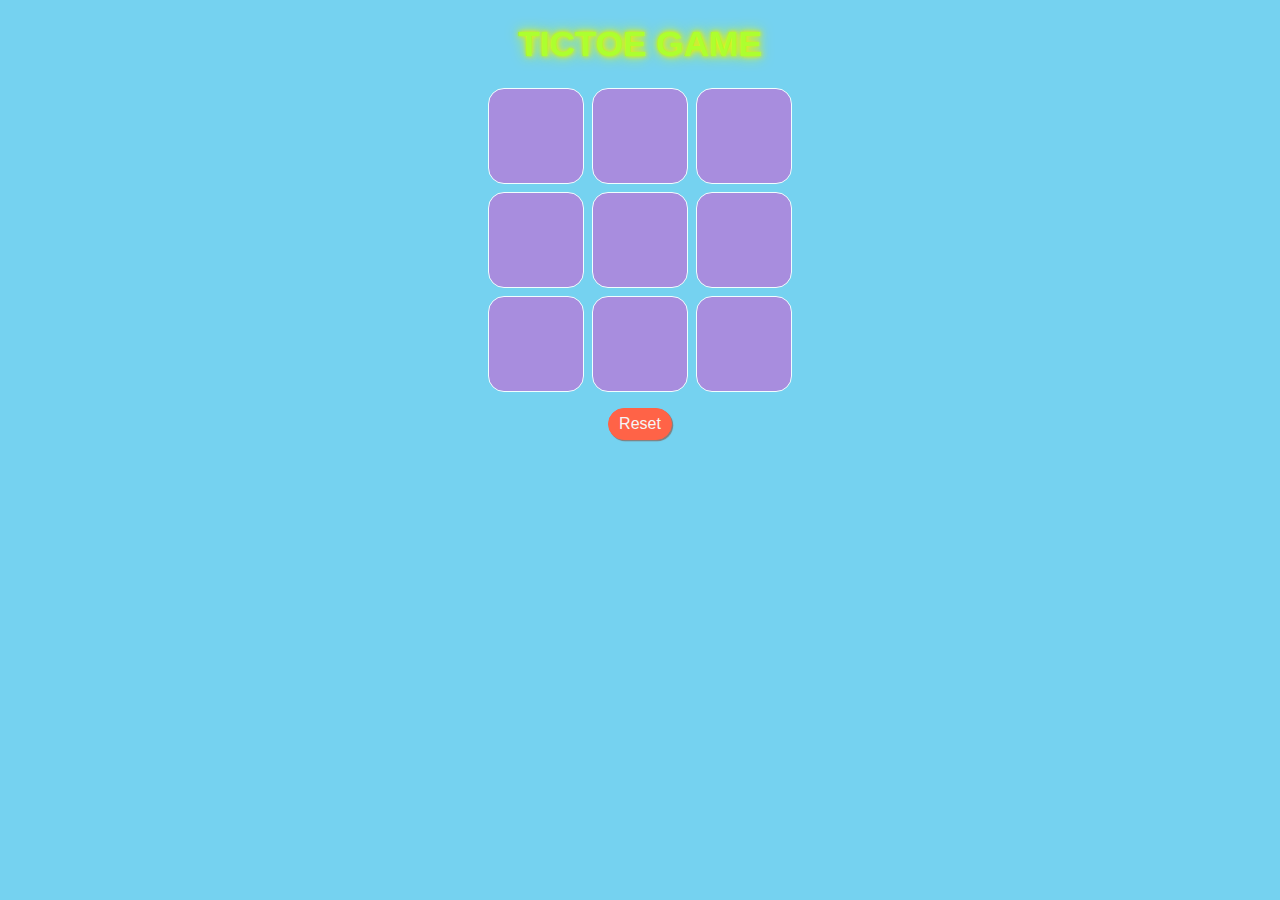
<file: TICTOE-PROJECT/index.html>
<!DOCTYPE html>
<html lang="en">
<head>
    <meta charset="UTF-8">
    <meta name="viewport" content="width=device-width, initial-scale=1.0">
    <title>JavaScript tutorials</title>
    <link rel="stylesheet" href="styles.css">
</head>
<body>
   <!-- notification container section for showing result of the game -->
    <div class="msg-container hide">
        <p id="msg">WINNER: </p>
        <button id="new-btn">New Game</button>
    </div>
 <!-- end -->

   <!-- game section -->
    <div class="main-container">
        <h1>TICTOE GAME</h1>
        <div class="game">
             <button class="box"></button>
             <button class="box"></button>
             <button class="box"></button>
             <button class="box"></button>
             <button class="box"></button>
             <button class="box"></button>
             <button class="box"></button>
             <button class="box"></button>
             <button class="box"></button>
        </div>
        <button id="reset-button">Reset</button> 
    </div>
   <!-- end -->
    <script src="script.js"></script>
</body>
</html>
</file>
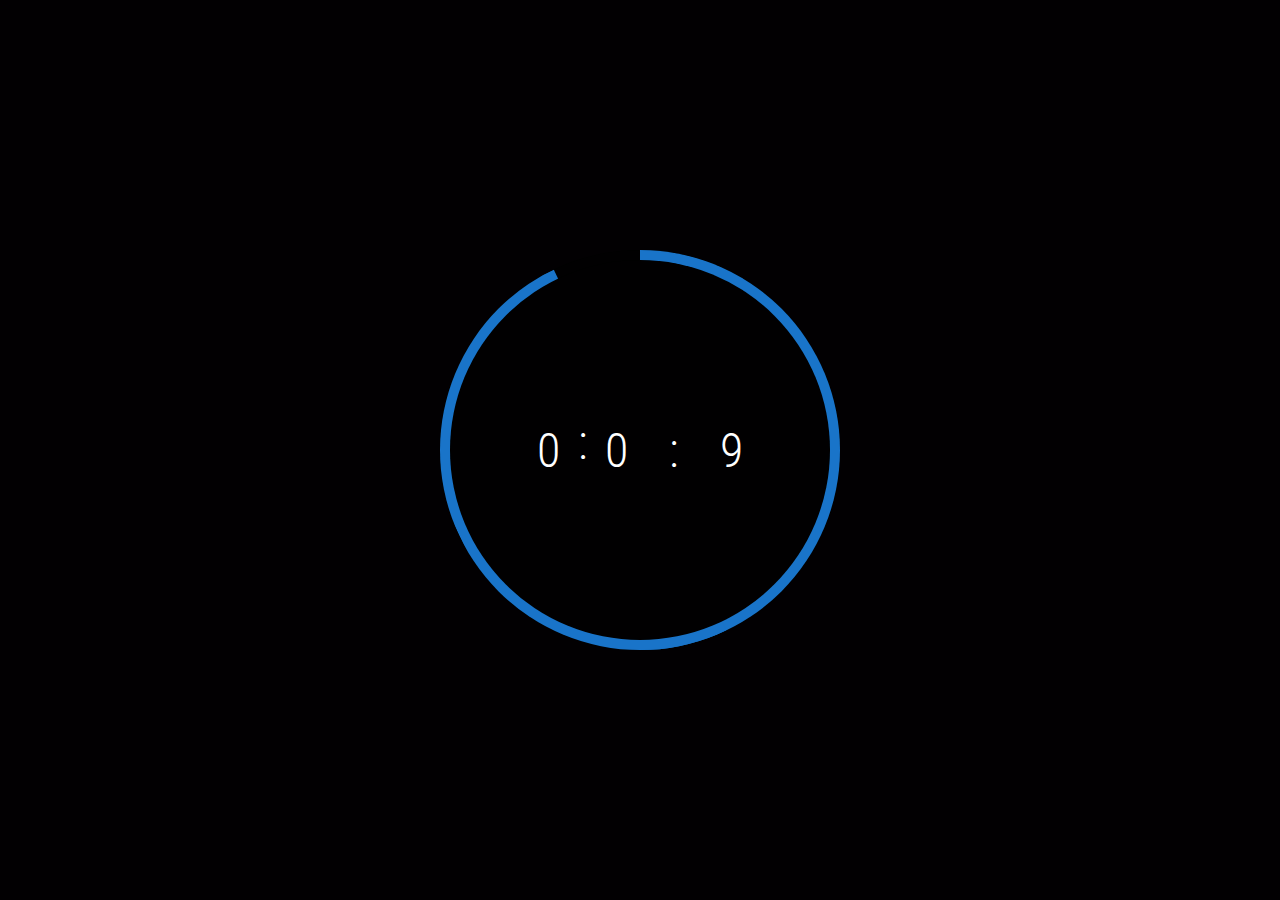
<file: COUNTDOWN-ANIMATION/count.html>
<!DOCTYPE html>
<html lang="en">
<head>
    <meta charset="UTF-8">
    <meta name="viewport" content="width=device-width, initial-scale=1.0">
    <title>Countdown-Animation</title>
    <link rel="stylesheet" href="count.css">
</head>
<body>
    
    <div class="main-container center">

       <!-- progress indicator -->
       <div class="circle-container center">
          <div class="semi-circle"></div>
          <div class="semi-circle"></div>
          <div class="semi-circle"></div>
          <div class="outermost-circle"></div>
       </div>

       <!-- timer -->
       <div class="timer-container center">
          <div class="timer center">
            
          </div>
       </div>

    </div>


    <script src="count.js"></script>
</body>
</html>
</file>
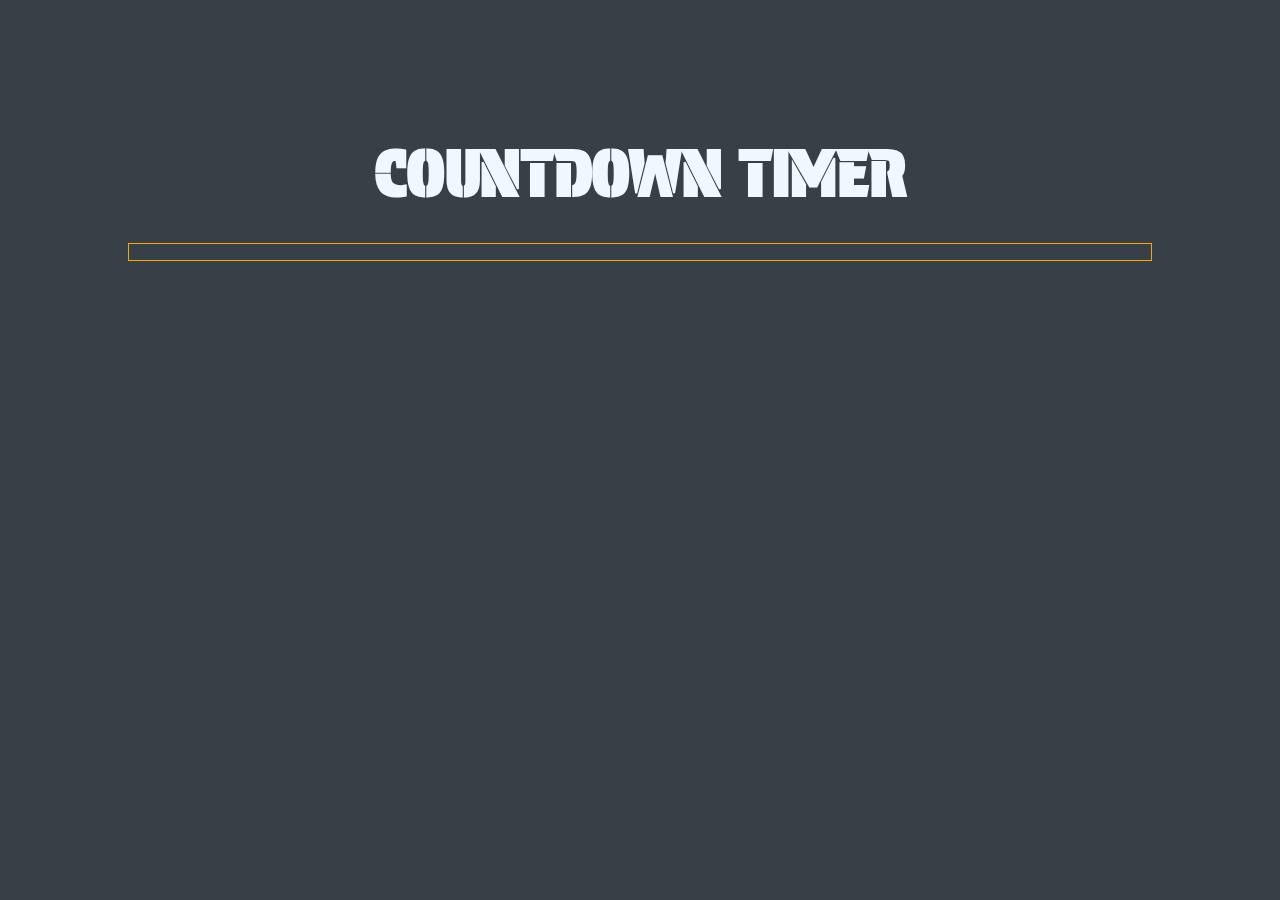
<file: COUNTDOWN-TIMER/countdown.html>
<!DOCTYPE html>
<html lang="en">
<head>
    <meta charset="UTF-8">
    <meta name="viewport" content="width=device-width, initial-scale=1.0">
    <title>COUNTDOWN-TIMER</title>
    <link rel="stylesheet" href="countdown.css">
</head>
<body>
    <!-- <p id="take_aways">
    Through this project we'll learn these topics: 
    -Javascript Date Objects
    -setInterval() & clearInterval() methods
    -Math.floor()
    -Javascript Animation and Keyframes
    -Fontawesome icon-section
    -Dimensions Analysis
    -Css attr() function
    -Css Flexbox
    -Squarewave Function,Period, Frequency

    </p>
     -->
     <div class="main-container">
        <div class="timer-container">
            <h1>Countdown timer</h1>
            <div class="timer">

            </div>
        </div>
     </div>

    <script src="countdown.js"></script>
</body>
</html>
</file>
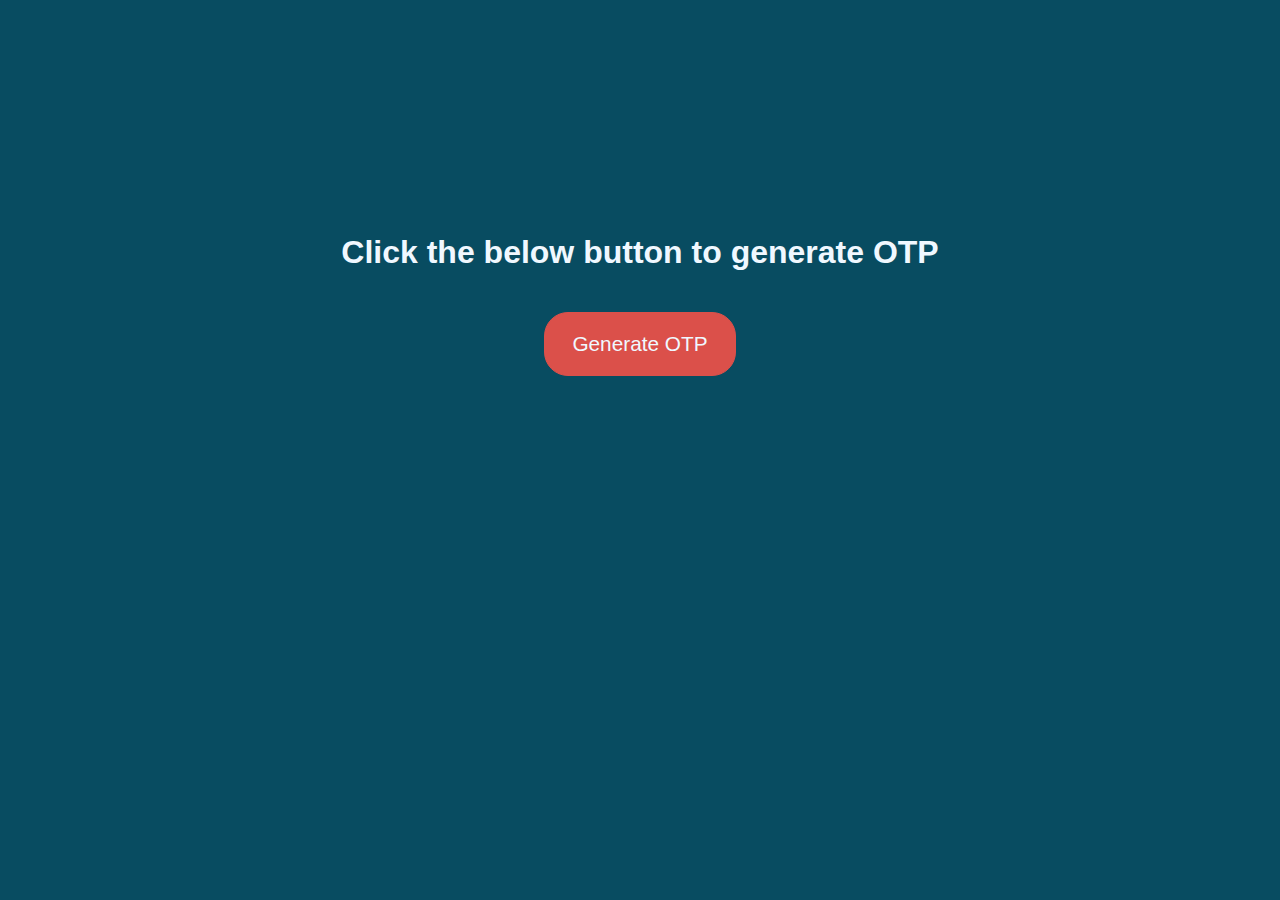
<file: OTP-GENERATOR/otp.html>
<!DOCTYPE html>
<html lang="en">
<head>
    <meta charset="UTF-8">
    <meta name="viewport" content="width=device-width, initial-scale=1.0">
    <title>OTP GENERATOR</title>
    <link rel="stylesheet" href="otp.css">
</head>
<body>
    
    <div class="container">

        <h2 id="text">
           Click the below button to generate OTP
        </h2>

        <button id="btn">
            Generate OTP
        </button>

        <h2 id="result">
         </h2>
         
         <!-- add a new reset button dynamically and also try to find out how
         to send the otp to a number -->

    </div>

   <script src="otp.js"></script>
</body>
</html>
</file>
<file: TICTOE-PROJECT/styles.css>
*{
    margin: 0;
    padding: 0;
    box-sizing: border-box;
}
body{
     width: 100%; 
     height: 100%; 
    /* margin: 0 auto; */
    /* text-align: center; */
    background-color:rgb(117, 210, 240);
}
.main-container{
    /* margin-top: 1rem; */
    width: 70vw;
    /* height: 96vh; */
    margin-top: 10rem;
    margin: 0 auto; 
    display: flex;
    flex-direction: column;
    text-align: center;
    justify-content: center; 
   
}

.msg-container{
    display: flex;
    flex-direction: column;
    align-items: center;
    justify-content: center; 
    gap: 0.5rem;
}

.hide{
    display: none;
}
#msg{
    font-size: 1.4rem;
    font-family: 'Gill Sans', 'Gill Sans MT', Calibri, 'Trebuchet MS', sans-serif;
    font-weight: bolder;
    color:greenyellow;
    text-shadow: rgb(237, 233, 33) 1px 0 6px,
    0 0 0.4em rgb(204, 255, 0),
    0 0 0.1em rgb(162, 255, 0);
}
#new-btn{
    width: 6rem;
    height: 2rem;
    margin: 1rem auto;
    color: greenyellow;
    text-shadow: rgb(237, 233, 33) 1px 0 6px,
    0 0 0.4em rgb(204, 255, 0),
    0 0 0.1em rgb(162, 255, 0);
    font-size: 1rem;
    font-family: 'Gill Sans', 'Gill Sans MT', Calibri, 'Trebuchet MS', sans-serif;
    background-color: black; 
    border: 1px solid greenyellow;
    border-radius: 1rem;
    box-shadow: 1.2px 1.2px 0.7px rgb(55, 53, 53);
}
h1{
    font-size: 2.2rem;
    font-family: 'Gill Sans', 'Gill Sans MT', Calibri, 'Trebuchet MS', sans-serif;
    font-weight: bolder;
    color:greenyellow;
    margin-top: 1.5rem;
    margin-bottom: 1.5rem;
    text-shadow: rgb(237, 233, 33) 1px 0 6px,
    0 0 0.4em rgb(204, 255, 0),
    0 0 0.1em rgb(162, 255, 0);
}
.game{
    margin: 0 auto; 
    display: grid;
    grid-template-columns: repeat(3,1fr);
    grid-gap: 0.5rem;
}
.box{
    width: 6rem;
    height: 6rem;
    border: 1px solid azure;
    border-radius: 1rem;
    background-color:rgb(168, 141, 222);
    font-size: 1.5rem;
    color: aliceblue;
    align-items: center;
}
#reset-button{
    width: 4rem;
    height: 2rem;
    margin: 1rem auto;
    color: whitesmoke;
    font-size: 1rem;
    font-family: 'Gill Sans', 'Gill Sans MT', Calibri, 'Trebuchet MS', sans-serif;
    background-color: tomato;
    border: 1px solid tomato;
    border-radius: 1rem;
    box-shadow: 1.2px 1.2px 0.7px grey;
}
</file>
<file: COUNTDOWN-ANIMATION/count.css>
@import url('https://fonts.googleapis.com/css2?family=Kanit:ital,wght@0,100;0,200;0,300;0,400;0,500;0,600;0,700;0,800;0,900;1,100;1,200;1,300;1,400;1,500;1,600;1,700;1,800;1,900&family=Nunito+Sans:ital,opsz,wght@0,6..12,200..1000;1,6..12,200..1000&family=Protest+Guerrilla&family=Roboto+Condensed:ital,wght@0,100..900;1,100..900&display=swap');

*{
    margin: 0;
    padding: 0;
    box-sizing: border-box;
}
body{
    font-family: "Roboto Condensed", sans-serif;
}
.center{
    display: flex;
    flex-direction: row;
    justify-content: center;
    align-items: center;
}
.main-container{
    width: 100%;
    height: 100vh;
    background-color: #020002;
}
.circle-container{
    width: 25rem;
    height: 25rem;
    background-color: #010001;
    border-radius: 50%;
    position: absolute;
    z-index: 1;
    overflow: hidden;
}
.semi-circle{
    width: 50%;
    height: 100%;;
    position: absolute;
    top: 0;
    left: 0;
    transform-origin: right center;
}


.semi-circle:nth-child(1){
    background-color: #1974c9;
    z-index: 2;
}
.semi-circle:nth-child(2){
    background-color:  #1974c9;
    z-index: 3;
}
.semi-circle:nth-child(3){
    background-color: #010001;
    z-index: 4;

}
.outermost-circle{
    width: 23.8rem;
    height: 23.8rem;
    border-radius: 50%;
    background-color: #010001;
    z-index: 5;
}
/* hover for testing purposes */

/* .main-container:hover .semi-circle:nth-child(1){
    transform: rotate(180deg);
    transition: 1s linear;
}
.main-container:hover .semi-circle:nth-child(2){
    transform: rotate(360deg);
    transition: 2s linear;
}
.main-container:hover .semi-circle:nth-child(3){
    opacity: 0;
    transition: opacity 0s 1s;
} */

.timer-container{
     width: 15rem;
     height: 8rem;
     z-index: 6;
}
.timer{
    width: 15rem;
    height: 8rem;
    z-index: 7;
    color: white;
    font-size: 3rem;
    font-weight: 300;
}
.timer div{
    /* font-size: 3.2rem;
    font-weight: 700; */
    width: 6rem;
    height: 6rem;
    display: flex;
    flex-direction: row;
    justify-content: center;
    align-items: center;
    margin: 0 1rem 0 1rem;
}
.timer .colon{
    background-color: transparent;
    width: 1.5rem;
    margin-left: 0;
    margin-right: 0;
    padding-bottom: 1rem;
}
</file>
<file: COUNTDOWN-TIMER/countdown.css>
@import url('https://fonts.googleapis.com/css2?family=Nunito+Sans:ital,opsz,wght@0,6..12,200..1000;1,6..12,200..1000&family=Protest+Guerrilla&display=swap');
@import url('https://cdnjs.cloudflare.com/ajax/libs/font-awesome/6.5.1/css/all.min.css');
*{
 margin: 0;
 padding: 0;
 box-sizing: border-box;
}
/* #take_aways{
    display: none;
} */
body{
    font-family: "Protest Guerrilla", sans-serif;
    font-size: 1.5rem;
    background-color: #373F47;
    color: aliceblue;
}
.main-container{
   /* delete after */
   /* border: 1px solid yellow; */
   width: 80%;
   height: 100vh;
   margin: 0 auto;
   position: relative; 
}
.timer-container{
   /* border: 1px solid red; */
   width: 100%;
   text-align: center;
   position: absolute;
   top: 15%;
}
.timer-container h1{
  font-size: 4rem;
  font-weight: bold;
  text-transform: uppercase;
  margin-bottom: 2rem;
}
.timer{
   border: 1px solid orange;
   padding-top: 1rem;
   display: flex;
   flex-direction: row;
   justify-content: center;
   text-align: center;

}
/* giving styles to the dynamically builded divs */

.timer div{
   font-size: 2rem;
   font-weight: 900;
   border: 1px solid rgb(95, 94, 94);
   border-radius: 1rem;
   background-color: rgba(135, 127, 127, 0.9);
   width: 4rem;
   height: 4rem;
   display: flex;
   flex-direction: row;
   justify-content: center;
   align-items: center;
   margin: 0 1rem 2.8rem 1.5rem; 
   box-shadow: 0 0 20px rgba(292,168,168,.4);
   position: relative;
}
/* adding the contents(day,hr,min & sec) after each div elements through `::after` pseudo element  */

.timer div::after{
  
   /* In CSS, the `attr()` function is used to retrieve the value of an HTML attribute and use it as the value for a CSS property. 
   When used in conjunction with the `::after ` pseudo-element and the content property, it can be used to insert content into an element based on the value of a specified attribute. */
  
  content: attr(data-label);
  position: absolute;
  font-size: 1.4rem;
  font-weight: 100;
  top: 5rem;
}
.timer .colon{
  width: 2rem;
  margin-left: 0;
  margin-right: 0;
  background-color: #373F47;
  border: none;
  box-shadow: none;
}
.flash{
  animation: text-animation 1s linear infinite;
}
@keyframes text-animation {
    0% { color : white;}
    50% { color : transparent;}
    100% { color : white;}
}
</file>
<file: OTP-GENERATOR/otp.css>
*{
    margin: 0;
    padding: 0;
    box-sizing: border-box;
}
body{
    width: 100%;
    /* height: 100%; */
    display: flex;
    flex-direction: row;
    justify-content: center;
    align-items: center;
    background-color: #084C61;
}

.container{
   /* border: 1px solid whitesmoke; */
    display: flex;
    flex-direction: column;
    justify-content: center;
    align-items: center;
    row-gap: 3rem;
    margin-top: 15rem;
}
h2{
    font-family: 'Gill Sans', 'Gill Sans MT', Calibri, 'Trebuchet MS', sans-serif;
    font-size: 2rem;
    font-weight: bold;
     color: aliceblue;
     line-height: 1.5rem;
}
#btn{
    width: 12rem;
    height: 4rem;
    border-radius: 1.5rem;
    font-size: 1.3rem;
    font-family: 'Gill Sans', 'Gill Sans MT', Calibri, 'Trebuchet MS', sans-serif;
    color: aliceblue;
    background-color: #DB504A;
    border: 1px solid #DB504A;
}
</file>
